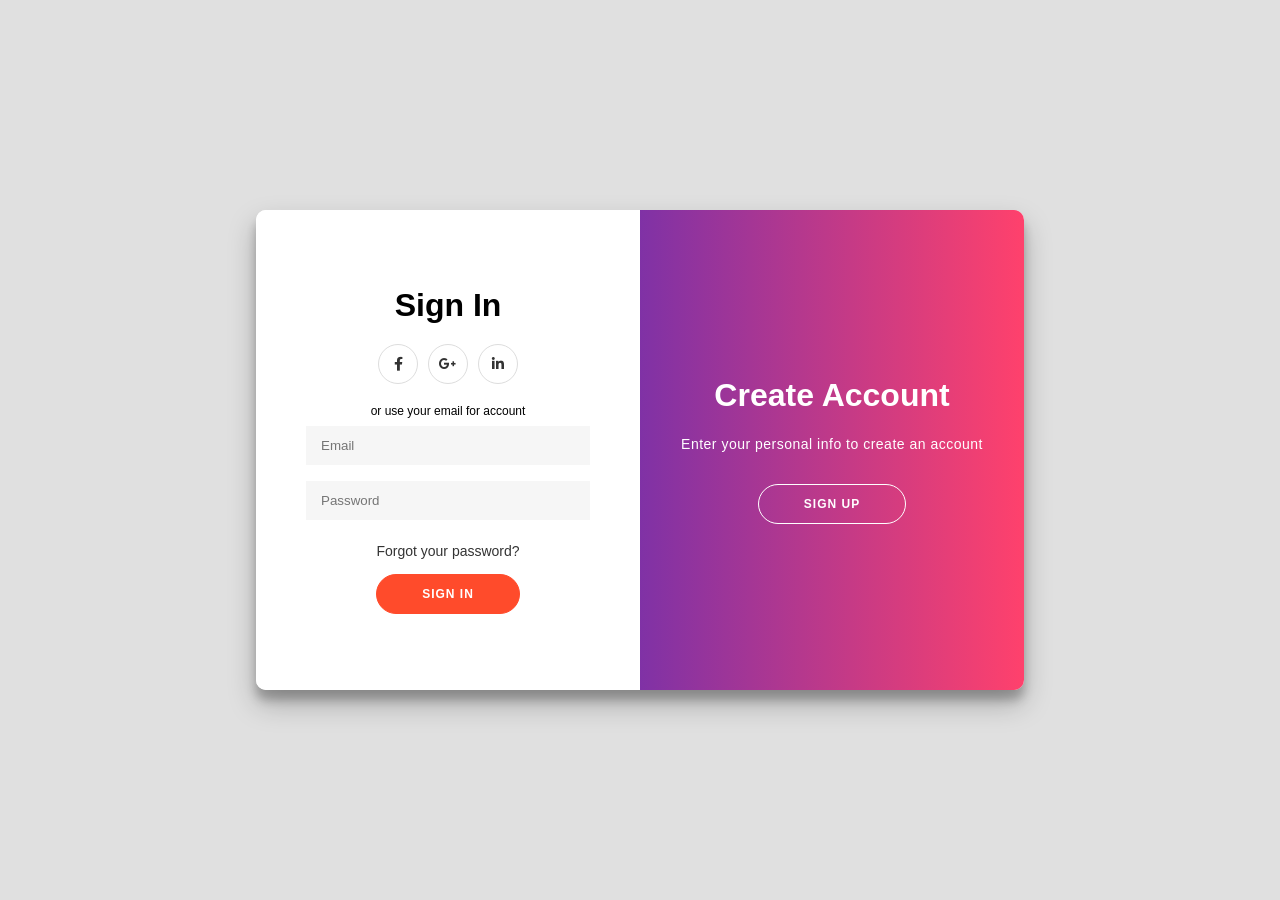
<file: index.html>
<!DOCTYPE html>
<html lang="en">     
<head>
    <meta charset="UTF-8">
    <meta name="viewport" content="width=device-width, initial-scale=1.0">
    <title>Login Page</title>
    <!-- Font Awesome for social icons -->
    <link rel="stylesheet" href="https://cdnjs.cloudflare.com/ajax/libs/font-awesome/5.15.4/css/all.min.css">
    <link rel="stylesheet" href="styles.css">
</head>

<body>
    <div class="container" id="container"> 
        <!-- Sign Up Form -->
        <div class="form-container sign-up-container">
            <form action="#">
                <h1>Create Account</h1>
                <div class="social-container">
                    <a href="#" class="social"><i class="fab fa-facebook-f"></i></a>
                    <a href="#" class="social"><i class="fab fa-google-plus-g"></i></a>
                    <a href="#" class="social"><i class="fab fa-linkedin-in"></i></a>
                </div>
                <span>or use your email for registration</span>
                <input type="text" placeholder="Name" />
                <input type="email" placeholder="Email" />
                <input type="password" placeholder="Password" />
                <button>Sign Up</button>
            </form>
        </div>

        <!-- Sign In Form -->
        <div class="form-container sign-in-container">
            <form action="#">
                <h1>Sign In</h1>
                <div class="social-container">
                    <a href="#" class="social"><i class="fab fa-facebook-f"></i></a>
                    <a href="#" class="social"><i class="fab fa-google-plus-g"></i></a>
                    <a href="#" class="social"><i class="fab fa-linkedin-in"></i></a>
                </div>
                <span>or use your email for account</span>
                <input type="email" placeholder="Email" />
                <input type="password" placeholder="Password" />
                <a href="#">Forgot your password?</a>
                <button>Sign In</button>
            </form>
        </div> 

        <!-- Overlay -->
        <div class="overlay-container">
            <div class="overlay">
                <div class="overlay-panel overlay-left">
                    <h1>Welcome Back!</h1>
                    <p>To keep connected with us please login with your personal info</p>
                    <button class="ghost" id="signIn">Sign In</button>
                </div>
                <div class="overlay-panel overlay-right">
                    <h1>Create Account</h1>
                    <p>Enter your personal info to create an account</p>
                    <button class="ghost" id="signUp">Sign Up</button>
                </div>
            </div>
        </div>
    </div>

    <script src="app.js"></script>
</body> 
</html>
</file>
<file: styles.css>
/* Basic styling */
* {
    box-sizing: border-box;
}

body {
    font-family: 'Arial', sans-serif;
    background: #c9c9c991;
    display: flex;
    justify-content: center;
    align-items: center;
    height: 100vh;
    margin: 0;
}

h1 { 
    font-weight: bold; margin: 0;
 }
p { 
    font-size: 14px; font-weight: 100; line-height: 20px; letter-spacing: 0.5px; margin: 20px 0 30px;
 }
span { 
    font-size: 12px; 
}
a {
     color: #333; font-size: 14px; text-decoration: none; margin: 15px 0; 
}

button { 
    border-radius: 20px;
    border: 1px solid #ff4b2b;
    background-color: #ff4b2b;
    color: #fff;
    font-size: 12px;
    font-weight: bold;
    padding: 12px 45px;
    letter-spacing: 1px;
    text-transform: uppercase;
    transition: transform 80ms ease-in;
}

button:active { 
    transform: scale(0.95);
 }
button:focus { 
    outline: none; 
}

button.ghost { 
    background-color: transparent; border-color: #fff; 
}

form { 
    background-color: #fff;
    display: flex;
    flex-direction: column;
    align-items: center;
    justify-content: center;
    padding: 0 50px;
    height: 100%;
    text-align: center;
}

input { 
    background-color: #f6f6f6;
    border: none;
    padding: 12px 15px;
    margin: 8px 0;
    width: 100%;
}

.social-container { 
    margin: 20px 0; display: flex; justify-content: center; 
}

.social-container a { 
    border: 1px solid #dddddd; border-radius: 50%; display: inline-flex; justify-content: center; align-items: center; margin: 0 5px; height: 40px; width: 40px; 
}

.container { 
    background-color: #fff;
    border-radius: 10px;
    box-shadow: 0 14px 28px rgba(0,0,0,0.25), 0 10px 10px rgba(0,0,0,0.22);
    position: relative;
    overflow: hidden;
    width: 768px;
    max-width: 100%;
    min-height: 480px;
}

.form-container { 
    position: absolute;
    top: 0;
    height: 100%;
    transition: all 0.6s ease-in-out;
}

.sign-in-container { 
    left: 0; width: 50%; z-index: 2; 
}

.sign-up-container { 
    left: 0; width: 50%; opacity: 0; z-index: 1;
 }

.container.right-panel-active .sign-in-container { 
    transform: translateX(100%);
 }

.container.right-panel-active .sign-up-container { 
    transform: translateX(100%); opacity: 1; z-index: 5; animation: show 0.6s; 
}

@keyframes show { 
    0%, 49.99% { opacity: 0; z-index: 1; }
    50%, 100% { opacity: 1; z-index: 5; }
}

.overlay-container { 
    position: absolute;
    top: 0;
    left: 50%;
    width: 50%;
    height: 100%;
    overflow: hidden;
    transition: transform 0.6s ease-in-out;
    z-index: 100;
}

.container.right-panel-active .overlay-container { 
    transform: translateX(-100%); 
}

.overlay { 
    background: linear-gradient(to right, #0022df, #ff416c);
    color: #fff;
    position: relative;
    left: -100%;
    height: 100%;
    width: 200%;
    transform: translateX(0);
    transition: transform 0.6s ease-in-out;
}

.container.right-panel-active .overlay { 
    transform: translateX(50%); 
}

.overlay-panel { 
    position: absolute;
    display: flex;
    align-items: center;
    justify-content: center;
    flex-direction: column;
    padding: 0 40px;
    text-align: center;
    top: 0;
    height: 100%;
    width: 50%;
    transform: translateX(0);
    transition: transform 0.6s ease-in-out;
}

.overlay-left { 
    transform: translateX(-20%);
 }

.container.right-panel-active .overlay-left { 
    transform: translateX(0); 
}

.overlay-right { right: 0; transform: translateX(0); }
.container.right-panel-active .overlay-right { 
    transform: translateX(20%); 
}
</file>
